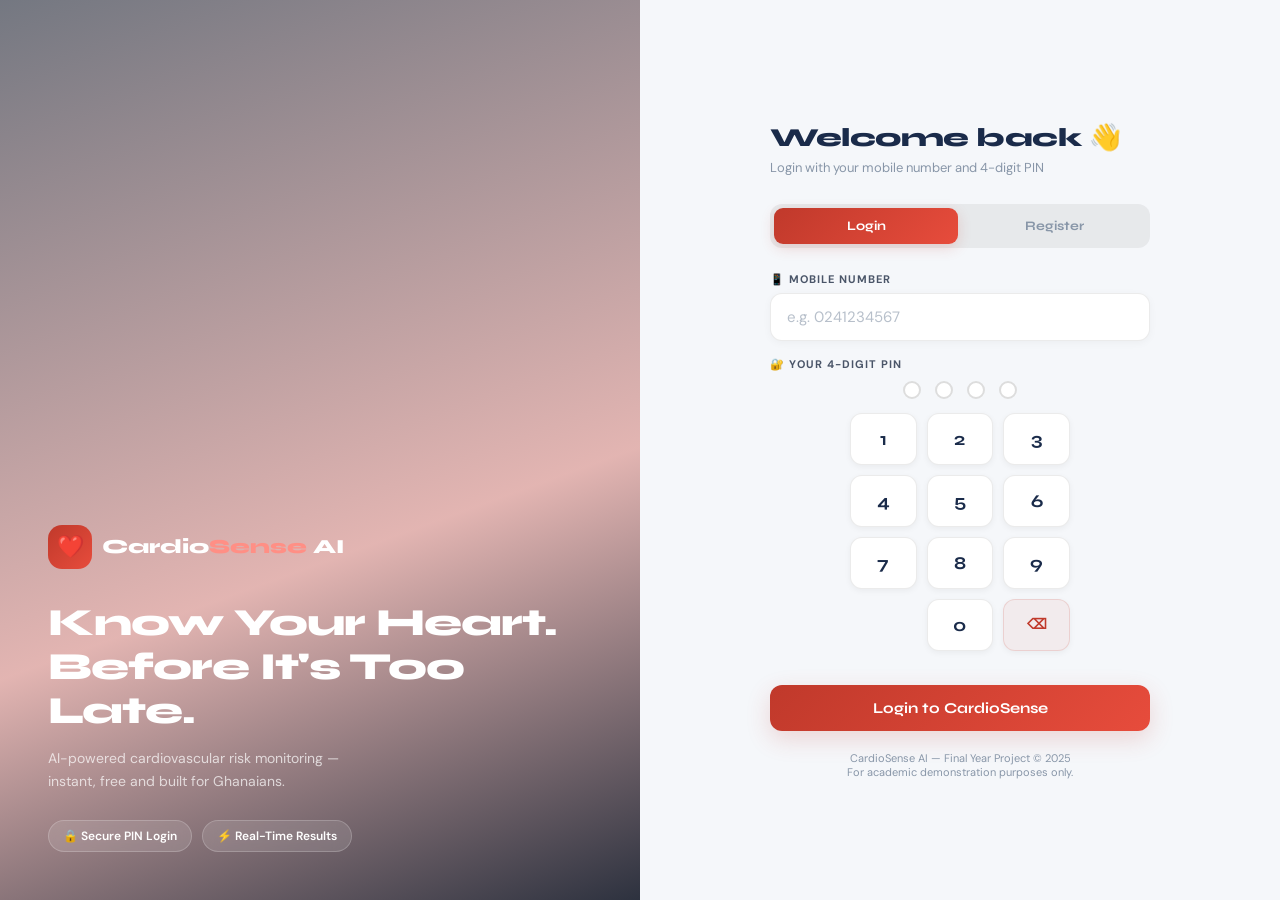
<file: index.html>
<!DOCTYPE html>
<html lang="en">
<head>
  <meta charset="UTF-8"/>
  <meta name="viewport" content="width=device-width, initial-scale=1.0"/>
  <title>CardioSense AI — Login</title>
  <link href="https://fonts.googleapis.com/css2?family=Syne:wght@400;600;700;800&family=DM+Sans:wght@300;400;500&display=swap" rel="stylesheet"/>
  <style>
    *, *::before, *::after { box-sizing: border-box; margin: 0; padding: 0; }

    :root {
      --accent:  #c0392b;
      --accent2: #e74c3c;
      --green:   #1a9e6e;
      --navy:    #1a2b4a;
      --text2:   #4a5568;
      --muted:   #8896a8;
      --border:  rgba(0,0,0,0.08);
      --glow:    rgba(192,57,43,0.18);
    }

    body {
      font-family: 'DM Sans', sans-serif;
      min-height: 100vh;
      background: #f5f7fa;
    }

    .login-page {
      display: grid;
      grid-template-columns: 1fr 1fr;
      min-height: 100vh;
    }

    /* ── LEFT IMAGE SIDE ── */
    .login-image-side {
      position: relative;
      background-image: url('https://images.unsplash.com/photo-1576091160550-2173dba999ef?w=1200&q=80');
      background-size: cover;
      background-position: center;
      display: flex;
      align-items: flex-end;
      padding: 48px;
      overflow: hidden;
    }

    .login-image-side::before {
      content: '';
      position: absolute;
      inset: 0;
      background: linear-gradient(160deg, rgba(10,15,30,0.55) 0%, rgba(192,57,43,0.35) 60%, rgba(10,15,30,0.85) 100%);
      z-index: 0;
    }

    .image-content {
      position: relative;
      z-index: 1;
      color: white;
    }

    .brand {
      display: flex;
      align-items: center;
      gap: 10px;
      margin-bottom: 32px;
    }

    .brand-icon {
      width: 44px; height: 44px;
      background: linear-gradient(135deg, #c0392b, #e74c3c);
      border-radius: 14px;
      display: flex; align-items: center; justify-content: center;
      font-size: 22px;
    }

    .brand-name {
      font-family: 'Syne', sans-serif;
      font-weight: 800; font-size: 20px; color: white;
    }

    .brand-name span { color: #ff8f85; }

    .image-tagline {
      font-family: 'Syne', sans-serif;
      font-weight: 800;
      font-size: clamp(24px, 3vw, 40px);
      line-height: 1.15;
      letter-spacing: -1px;
      margin-bottom: 14px;
    }

    .image-sub {
      font-size: 14px;
      color: rgba(255,255,255,0.7);
      line-height: 1.6;
      max-width: 300px;
      margin-bottom: 28px;
    }

    .image-stats {
      display: flex;
      flex-wrap: wrap;
      gap: 10px;
    }

    .stat-pill {
      background: rgba(255,255,255,0.12);
      backdrop-filter: blur(8px);
      border: 1px solid rgba(255,255,255,0.2);
      border-radius: 100px;
      padding: 7px 14px;
      font-size: 12px;
      font-weight: 600;
      color: white;
    }

    /* ── RIGHT FORM SIDE ── */
    .login-form-side {
      display: flex;
      align-items: center;
      justify-content: center;
      padding: 48px 40px;
      overflow-y: auto;
      background: #f5f7fa;
    }

    .form-container {
      width: 100%;
      max-width: 380px;
      animation: fadeUp 0.5s ease both;
    }

    .form-header { margin-bottom: 28px; }

    .form-header h2 {
      font-family: 'Syne', sans-serif;
      font-weight: 800; font-size: 26px;
      color: var(--navy); letter-spacing: -0.5px;
      margin-bottom: 6px;
    }

    .form-header p { font-size: 13px; color: var(--muted); }

    /* Tabs */
    .tabs {
      display: flex;
      background: rgba(0,0,0,0.06);
      border-radius: 12px;
      padding: 4px;
      margin-bottom: 24px;
      gap: 4px;
    }

    .tab {
      flex: 1; padding: 10px;
      border: none; border-radius: 9px;
      font-family: 'Syne', sans-serif;
      font-weight: 700; font-size: 13px;
      cursor: pointer; transition: all 0.2s;
      background: transparent; color: var(--muted);
    }

    .tab.active {
      background: linear-gradient(135deg, var(--accent), var(--accent2));
      color: white;
      box-shadow: 0 4px 14px var(--glow);
    }

    /* Field */
    .field { margin-bottom: 16px; }

    .field label {
      display: block;
      font-size: 11px; font-weight: 700;
      color: var(--text2); margin-bottom: 7px;
      text-transform: uppercase; letter-spacing: 1px;
    }

    .field input {
      width: 100%;
      background: white;
      border: 1.5px solid var(--border);
      border-radius: 12px;
      padding: 13px 16px;
      font-size: 15px;
      font-family: 'DM Sans', sans-serif;
      color: var(--navy); outline: none;
      transition: border-color 0.2s, box-shadow 0.2s;
      box-shadow: 0 2px 8px rgba(0,0,0,0.04);
    }

    .field input:focus {
      border-color: var(--accent);
      box-shadow: 0 0 0 3px var(--glow);
    }

    .field input::placeholder { color: var(--muted); opacity: 0.6; }

    /* PIN */
    .pin-field { margin-bottom: 16px; }

    .pin-field label {
      display: block;
      font-size: 11px; font-weight: 700;
      color: var(--text2); margin-bottom: 10px;
      text-transform: uppercase; letter-spacing: 1px;
    }

    .pin-dots {
      display: flex;
      gap: 14px;
      justify-content: center;
      margin-bottom: 14px;
    }

    .pin-dot {
      width: 18px; height: 18px;
      border-radius: 50%;
      border: 2px solid #ddd;
      background: white;
      transition: all 0.2s;
    }

    .pin-dot.filled {
      background: var(--accent);
      border-color: var(--accent);
      box-shadow: 0 0 8px var(--glow);
    }

    .pin-keypad {
      display: grid;
      grid-template-columns: repeat(3, 1fr);
      gap: 10px;
      max-width: 220px;
      margin: 0 auto;
    }

    .pin-key {
      background: white;
      border: 1.5px solid var(--border);
      border-radius: 12px;
      padding: 14px;
      font-family: 'Syne', sans-serif;
      font-weight: 700; font-size: 18px;
      color: var(--navy);
      cursor: pointer; text-align: center;
      transition: all 0.15s;
      box-shadow: 0 2px 6px rgba(0,0,0,0.05);
      user-select: none;
    }

    .pin-key:hover { background: #f0f4f8; transform: translateY(-1px); }
    .pin-key:active { transform: scale(0.93); background: var(--accent); color: white; }

    .pin-key.del {
      background: rgba(192,57,43,0.06);
      border-color: rgba(192,57,43,0.15);
      color: var(--accent); font-size: 14px;
    }

    .pin-key.zero { grid-column: 2; }

    /* Button */
    .btn {
      width: 100%; padding: 14px;
      background: linear-gradient(135deg, var(--accent), var(--accent2));
      border: none; border-radius: 12px;
      font-family: 'Syne', sans-serif;
      font-weight: 700; font-size: 15px;
      color: white; cursor: pointer;
      margin-top: 18px;
      transition: transform 0.15s, box-shadow 0.15s;
      box-shadow: 0 8px 24px var(--glow);
    }

    .btn:hover { transform: translateY(-2px); box-shadow: 0 14px 32px var(--glow); }
    .btn:active { transform: translateY(0); }
    .btn:disabled { opacity: 0.6; cursor: not-allowed; transform: none; }

    /* Messages */
    .msg {
      padding: 12px 16px; border-radius: 10px;
      font-size: 13px; margin-top: 12px;
      display: none; font-weight: 500;
    }

    .msg.error {
      background: rgba(192,57,43,0.07);
      border: 1px solid rgba(192,57,43,0.2);
      color: var(--accent);
    }

    .msg.success {
      background: rgba(26,158,110,0.07);
      border: 1px solid rgba(26,158,110,0.2);
      color: var(--green);
    }

    .form-footer {
      text-align: center; margin-top: 20px;
      font-size: 11px; color: var(--muted);
    }

    @media (max-width: 768px) {
      .login-page { grid-template-columns: 1fr; }
      .login-image-side { display: none; }
      .login-form-side { padding: 32px 20px; }
    }

    @keyframes fadeUp {
      from { opacity:0; transform:translateY(20px); }
      to   { opacity:1; transform:none; }
    }
  </style>
</head>
<body>

<div class="login-page">

  <!-- LEFT: Image -->
  <div class="login-image-side">
    <div class="image-content">
      <div class="brand">
        <div class="brand-icon">❤️</div>
        <div class="brand-name">Cardio<span>Sense</span> AI</div>
      </div>
      <h2 class="image-tagline">Know Your Heart.<br/>Before It's Too Late.</h2>
      <p class="image-sub">AI-powered cardiovascular risk monitoring — instant, free and built for Ghanaians.</p>
      <div class="image-stats">
        <div class="stat-pill">🔒 Secure PIN Login</div>
        <div class="stat-pill">⚡ Real-Time Results</div>
      </div>
    </div>
  </div>

  <!-- RIGHT: Form -->
  <div class="login-form-side">
    <div class="form-container">

      <div class="form-header">
        <h2 id="formTitle">Welcome back 👋</h2>
        <p id="formSub">Login with your mobile number and 4-digit PIN</p>
      </div>

      <div class="tabs">
        <button class="tab active" id="tabLogin"    onclick="showTab('login')">Login</button>
        <button class="tab"        id="tabRegister" onclick="showTab('register')">Register</button>
      </div>

      <!-- LOGIN -->
      <div id="loginForm">
        <div class="field">
          <label>📱 Mobile Number</label>
          <input type="tel" id="loginMobile" placeholder="e.g. 0241234567" maxlength="10"/>
        </div>

        <div class="pin-field">
          <label>🔐 Your 4-Digit PIN</label>
          <div class="pin-dots">
            <div class="pin-dot" id="ld0"></div>
            <div class="pin-dot" id="ld1"></div>
            <div class="pin-dot" id="ld2"></div>
            <div class="pin-dot" id="ld3"></div>
          </div>
          <div class="pin-keypad">
            <button class="pin-key" onclick="pinKey('login','1')">1</button>
            <button class="pin-key" onclick="pinKey('login','2')">2</button>
            <button class="pin-key" onclick="pinKey('login','3')">3</button>
            <button class="pin-key" onclick="pinKey('login','4')">4</button>
            <button class="pin-key" onclick="pinKey('login','5')">5</button>
            <button class="pin-key" onclick="pinKey('login','6')">6</button>
            <button class="pin-key" onclick="pinKey('login','7')">7</button>
            <button class="pin-key" onclick="pinKey('login','8')">8</button>
            <button class="pin-key" onclick="pinKey('login','9')">9</button>
            <button class="pin-key zero" onclick="pinKey('login','0')">0</button>
            <button class="pin-key del"  onclick="pinDel('login')">⌫</button>
          </div>
        </div>

        <button class="btn" id="loginBtn" onclick="doLogin()">Login to CardioSense</button>
        <div class="msg error"   id="loginError"></div>
        <div class="msg success" id="loginSuccess"></div>
      </div>

      <!-- REGISTER -->
      <div id="registerForm" style="display:none">
        <div class="field">
          <label>📱 Mobile Number</label>
          <input type="tel" id="regMobile" placeholder="e.g. 0241234567" maxlength="10"/>
        </div>

        <div class="pin-field">
          <label>🔐 Create a 4-Digit PIN</label>
          <div class="pin-dots">
            <div class="pin-dot" id="rd0"></div>
            <div class="pin-dot" id="rd1"></div>
            <div class="pin-dot" id="rd2"></div>
            <div class="pin-dot" id="rd3"></div>
          </div>
          <div class="pin-keypad">
            <button class="pin-key" onclick="pinKey('reg','1')">1</button>
            <button class="pin-key" onclick="pinKey('reg','2')">2</button>
            <button class="pin-key" onclick="pinKey('reg','3')">3</button>
            <button class="pin-key" onclick="pinKey('reg','4')">4</button>
            <button class="pin-key" onclick="pinKey('reg','5')">5</button>
            <button class="pin-key" onclick="pinKey('reg','6')">6</button>
            <button class="pin-key" onclick="pinKey('reg','7')">7</button>
            <button class="pin-key" onclick="pinKey('reg','8')">8</button>
            <button class="pin-key" onclick="pinKey('reg','9')">9</button>
            <button class="pin-key zero" onclick="pinKey('reg','0')">0</button>
            <button class="pin-key del"  onclick="pinDel('reg')">⌫</button>
          </div>
        </div>

        <div class="pin-field">
          <label>🔐 Confirm PIN</label>
          <div class="pin-dots">
            <div class="pin-dot" id="rc0"></div>
            <div class="pin-dot" id="rc1"></div>
            <div class="pin-dot" id="rc2"></div>
            <div class="pin-dot" id="rc3"></div>
          </div>
          <div class="pin-keypad">
            <button class="pin-key" onclick="pinKey('regc','1')">1</button>
            <button class="pin-key" onclick="pinKey('regc','2')">2</button>
            <button class="pin-key" onclick="pinKey('regc','3')">3</button>
            <button class="pin-key" onclick="pinKey('regc','4')">4</button>
            <button class="pin-key" onclick="pinKey('regc','5')">5</button>
            <button class="pin-key" onclick="pinKey('regc','6')">6</button>
            <button class="pin-key" onclick="pinKey('regc','7')">7</button>
            <button class="pin-key" onclick="pinKey('regc','8')">8</button>
            <button class="pin-key" onclick="pinKey('regc','9')">9</button>
            <button class="pin-key zero" onclick="pinKey('regc','0')">0</button>
            <button class="pin-key del"  onclick="pinDel('regc')">⌫</button>
          </div>
        </div>

        <button class="btn" id="registerBtn" onclick="doRegister()">Create Account</button>
        <div class="msg error"   id="registerError"></div>
        <div class="msg success" id="registerSuccess"></div>
      </div>

      <div class="form-footer">
        CardioSense AI &mdash; Final Year Project &copy; 2025<br/>
        For academic demonstration purposes only.
      </div>

    </div>
  </div>

</div>

<script>
  // ── PIN State ──
  const pinState = { login: '', reg: '', regc: '' };

  const dotMap = { login: 'ld', reg: 'rd', regc: 'rc' };

  function pinKey(type, num) {
    if (pinState[type].length >= 4) return;
    pinState[type] += num;
    updateDots(type);
  }

  function pinDel(type) {
    pinState[type] = pinState[type].slice(0, -1);
    updateDots(type);
  }

  function updateDots(type) {
    const prefix = dotMap[type];
    for (let i = 0; i < 4; i++) {
      const dot = document.getElementById(prefix + i);
      if (dot) dot.classList.toggle('filled', i < pinState[type].length);
    }
  }

  function clearPin(type) {
    pinState[type] = '';
    updateDots(type);
  }

  // ── Tab Switch ──
  function showTab(tab) {
    document.getElementById('loginForm').style.display    = tab === 'login'    ? 'block' : 'none';
    document.getElementById('registerForm').style.display = tab === 'register' ? 'block' : 'none';
    document.getElementById('tabLogin').classList.toggle('active',    tab === 'login');
    document.getElementById('tabRegister').classList.toggle('active', tab === 'register');
    document.getElementById('formTitle').textContent = tab === 'login'
      ? 'Welcome back 👋' : 'Create account 🛡️';
    document.getElementById('formSub').textContent = tab === 'login'
      ? 'Login with your mobile number and 4-digit PIN'
      : 'Register with your mobile number and a 4-digit PIN';
    clearPin('login'); clearPin('reg'); clearPin('regc');
    hideAllMessages();
  }

  function hideAllMessages() {
    ['loginError','loginSuccess','registerError','registerSuccess'].forEach(id => {
      document.getElementById(id).style.display = 'none';
    });
  }

  function showMsg(id, msg) {
    const el = document.getElementById(id);
    el.textContent = msg;
    el.style.display = 'block';
  }

  // ── LOGIN ──
  async function doLogin() {
    const mobile = document.getElementById('loginMobile').value.trim();
    const pin    = pinState['login'];
    const btn    = document.getElementById('loginBtn');

    hideAllMessages();

    if (!mobile) {
      showMsg('loginError', '⚠ Please enter your mobile number.');
      return;
    }
    if (pin.length < 4) {
      showMsg('loginError', '⚠ Please enter your 4-digit PIN using the keypad.');
      return;
    }

    btn.disabled = true;
    btn.textContent = 'Logging in…';

    try {
      const res = await fetch('https://final-year-project-backend-q8cq.onrender.com/login', {
        method: 'POST',
        headers: { 'Content-Type': 'application/json' },
        body: JSON.stringify({ mobile: mobile, password: pin })
      });

      const data = await res.json();

      if (!res.ok) {
        showMsg('loginError', '⚠ ' + (data.error || 'Login failed. Please try again.'));
        clearPin('login');
        return;
      }

      // Save user session
      localStorage.setItem('hg_user_id', data.user_id);
      localStorage.setItem('hg_mobile',  data.mobile);

      showMsg('loginSuccess', '✅ Login successful! Redirecting…');

      // Request notification permission
      if ('Notification' in window) Notification.requestPermission();

      // Redirect to main app
      setTimeout(() => { window.location.href = 'app.html'; }, 1200);

    } catch (err) {
      showMsg('loginError', '⚠ Cannot connect to server. Make sure Flask is running on port 5000.');
      console.error('Login error:', err);
    } finally {
      btn.disabled = false;
      btn.textContent = 'Login to CardioSense';
    }
  }

  // ── REGISTER ──
  async function doRegister() {
    const mobile  = document.getElementById('regMobile').value.trim();
    const pin     = pinState['reg'];
    const confirm = pinState['regc'];
    const btn     = document.getElementById('registerBtn');

    hideAllMessages();

    if (!mobile) {
      showMsg('registerError', '⚠ Please enter your mobile number.');
      return;
    }
    if (mobile.length !== 10 || isNaN(mobile)) {
      showMsg('registerError', '⚠ Mobile number must be exactly 10 digits.');
      return;
    }
    if (pin.length < 4) {
      showMsg('registerError', '⚠ Please enter a 4-digit PIN using the keypad.');
      return;
    }
    if (confirm.length < 4) {
      showMsg('registerError', '⚠ Please confirm your PIN.');
      return;
    }
    if (pin !== confirm) {
      showMsg('registerError', '⚠ PINs do not match. Please try again.');
      clearPin('reg');
      clearPin('regc');
      return;
    }

    btn.disabled = true;
    btn.textContent = 'Creating account…';

    try {
      const res = await fetch('https://final-year-project-backend-q8cq.onrender.com/register', {
        method: 'POST',
        headers: { 'Content-Type': 'application/json' },
        body: JSON.stringify({ mobile: mobile, password: pin })
      });

      const data = await res.json();

      if (!res.ok) {
        showMsg('registerError', '⚠ ' + (data.error || 'Registration failed.'));
        return;
      }

      showMsg('registerSuccess', '✅ Account created! You can now login.');
      clearPin('reg');
      clearPin('regc');
      setTimeout(() => showTab('login'), 2000);

    } catch (err) {
      showMsg('registerError', '⚠ Cannot connect to server. Make sure Flask is running on port 5000.');
      console.error('Register error:', err);
    } finally {
      btn.disabled = false;
      btn.textContent = 'Create Account';
    }
  }

  // ── Auto redirect if already logged in ──
 const existingUserId = localStorage.getItem('hg_user_id');
if (existingUserId && existingUserId !== 'null' && existingUserId !== 'undefined') {
  window.location.href = 'app.html';
}

  // ── Apply saved theme ──
  const savedTheme = localStorage.getItem('hg_theme') || 'light';
  document.documentElement.setAttribute('data-theme', savedTheme);
</script>

</body>
</html>
</file>
